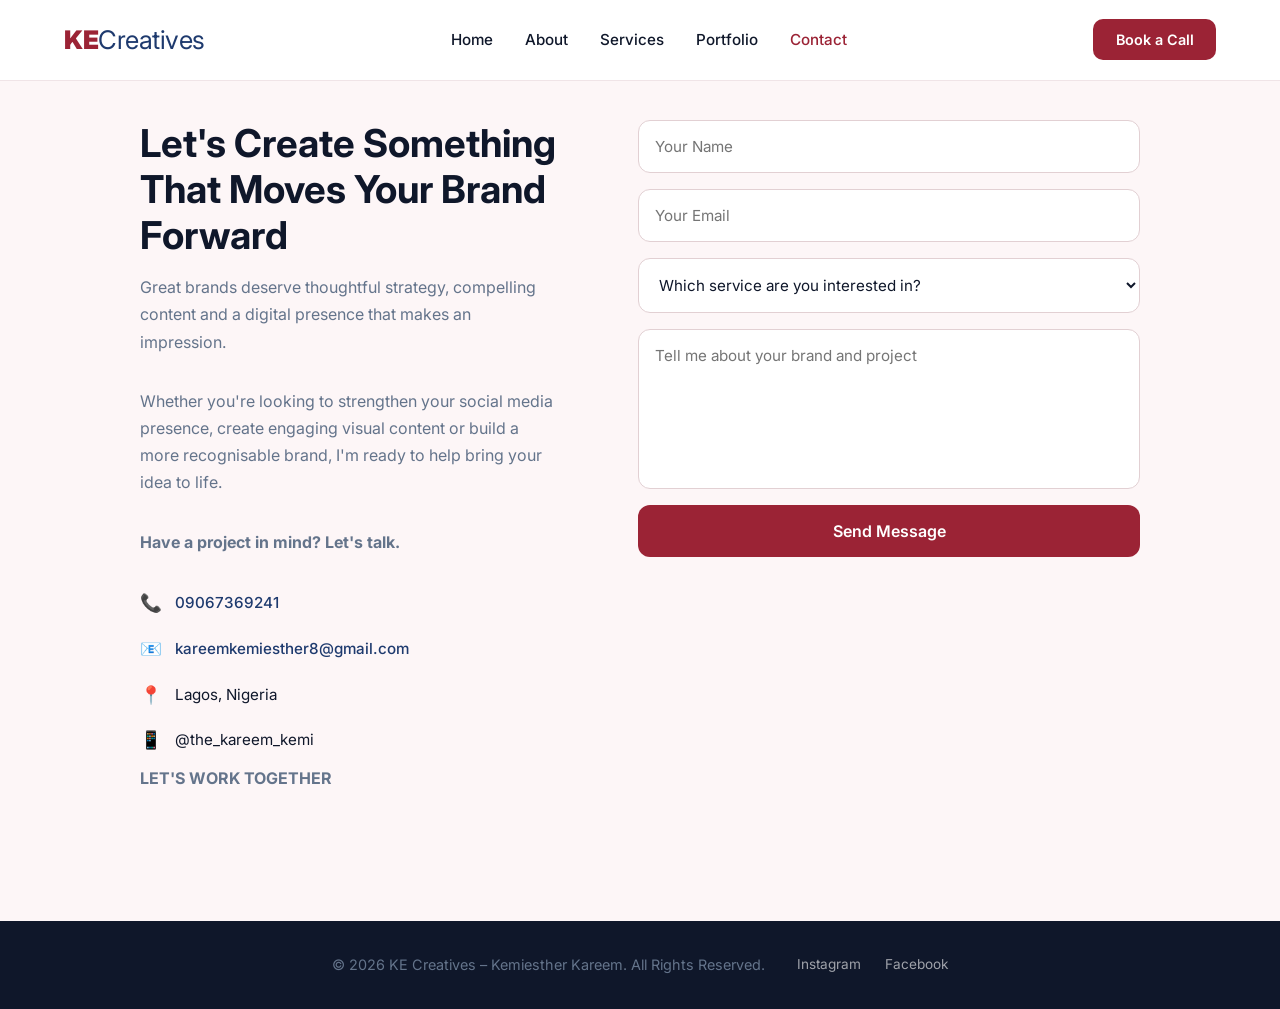
<file: contact.html>
<!DOCTYPE html>
<html lang="en">

<head>
    <meta charset="UTF-8">
    <meta name="viewport" content="width=device-width, initial-scale=1.0">
    <title>Contact – KE Creatives</title>
    <link rel="stylesheet" href="./css/base.css">
    <link rel="stylesheet" href="./css/layout.css">
    <link rel="stylesheet" href="./css/contact.css">
</head>

<body>

    <!-- NAVBAR -->
    <nav>
        <div class="container nav-container">
            <div class="logo">KE<span>Creatives</span></div>
            <ul id="navLinks" class="sidebar">
                <li><a href="index.html">Home</a></li>
                <li><a href="about.html">About</a></li>
                <li><a href="services.html">Services</a></li>
                <li><a href="portfolio.html">Portfolio</a></li>
                <li><a href="contact.html" class="active">Contact</a></li>
            </ul>
            <div id="menuBtn">
                <button id="menuToggle">
                    <span></span>
                    <span></span>
                    <span></span>
                </button>
            </div>
            <div class="nav-actions">
                <a href="contact.html" class="nav-btn">Book a Call</a>
            </div>
        </div>
    </nav>

    <!-- CONTACT -->
    <section class="contact page-top" id="contact">
        <div class="contact-inner">
            <div class="contact-text">
                <h2>Let's Create Something That Moves Your Brand Forward</h2>
                <p>Great brands deserve thoughtful strategy, compelling content and a digital presence that makes an impression.</p>
                <p>Whether you're looking to strengthen your social media presence, create engaging visual content or build a more recognisable brand, I'm ready to help bring your idea to life.</p>
                <p><b>Have a project in mind? Let's talk.</b></p>
                <div class="contact-details">
                    <div><span>📞</span> <a href="tel:09067369241">09067369241</a></div>
                    <div><span>📧</span> <a href="mailto:kareemkemiesther8@gmail.com">kareemkemiesther8@gmail.com</a>
                    </div>
                    <div><span>📍</span> Lagos, Nigeria</div>
                    <div><span>📱</span> @the_kareem_kemi</div>
                </div>
                <p style="padding-top: 10px;"><b>LET'S WORK TOGETHER</b></p>
            </div>

            <form action="https://formsubmit.co/kareemkemiesther8@gmail.com" method="POST">
                <input type="text" name="name" placeholder="Your Name" required>
                <input type="email" name="email" placeholder="Your Email" required>
                <select name="service">
                    <option value="" disabled selected>Which service are you interested in?</option>
                    <option>Social Media Management & Strategy</option>
                    <option>Content Creation</option>
                    <option>Video Shooting & Editing</option>
                    <option>Graphic Design & Marketing Materials</option>
                    <option>Brand Identity & Visual Design</option>
                    <option>Full-Service Digital Content</option>
                    <option>Other / Let's Discuss</option>
                </select>
                <textarea name="message" placeholder="Tell me about your brand and project" required></textarea>
                <input type="hidden" name="_subject" value="New Inquiry – KE Creatives Portfolio">
                <input type="hidden" name="_captcha" value="false">
                <button type="submit">Send Message</button>
                <input type="hidden" name="_next" value="https://ke-creative.vercel.app/thank-you.html">
            </form>
        </div>
    </section>

    <footer>
        <p>© 2026 KE Creatives – Kemiesther Kareem. All Rights Reserved.</p>
        <div class="footer-links">
            <a href="https://instagram.com/the_kareem_kemi" target="_blank">Instagram</a>
            <a href="https://facebook.com/the_kareem_kemi" target="_blank">Facebook</a>
        </div>
    </footer>

    <script src="./js/main.js" defer></script>
    <script src="./js/contact.js" defer></script>
</body>

</html>
</file>
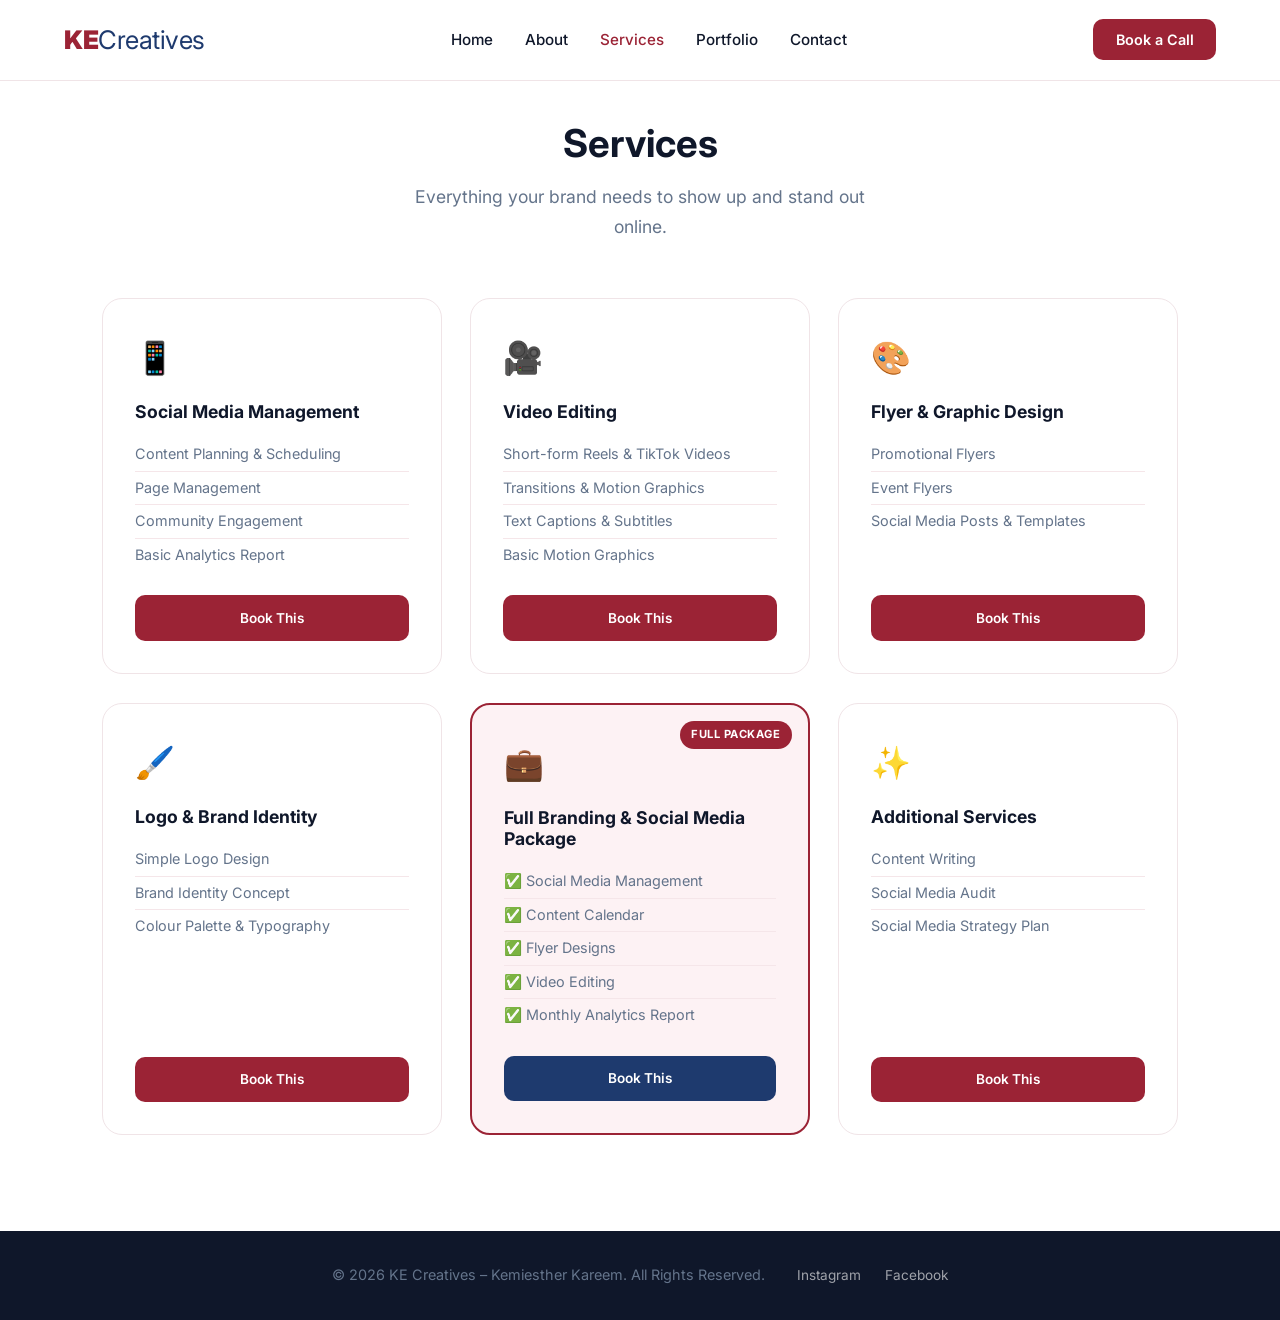
<file: services.html>
<!DOCTYPE html>
<html lang="en">

<head>
    <meta charset="UTF-8">
    <meta name="viewport" content="width=device-width, initial-scale=1.0">
    <title>Services – KE Creatives</title>
    <link rel="stylesheet" href="./css/base.css">
    <link rel="stylesheet" href="./css/layout.css">
    <link rel="stylesheet" href="./css/services.css">
</head>

<body>

    <!-- NAVBAR -->
    <nav>
        <div class="container nav-container">
            <div class="logo">KE<span>Creatives</span></div>
            <ul id="navLinks" class="sidebar">
                <li><a href="index.html">Home</a></li>
                <li><a href="about.html">About</a></li>
                <li><a href="services.html" class="active">Services</a></li>
                <li><a href="portfolio.html">Portfolio</a></li>
                <li><a href="contact.html">Contact</a></li>
            </ul>
            <div id="menuBtn">
                <button id="menuToggle">
                    <span></span>
                    <span></span>
                    <span></span>
                </button>
            </div>
            <div class="nav-actions">
                <a href="contact.html" class="nav-btn">Book a Call</a>
            </div>
        </div>
    </nav>

    <!-- SERVICES -->
    <section class="services page-top" id="services">
        <div class="section-header">
            <h2>Services </h2>
            <p>Everything your brand needs to show up and stand out online.</p>
        </div>

        <div class="services-grid">

            <div class="service-card">
                <div class="service-icon">📱</div>
                <h3>Social Media Management</h3>
                <ul>
                    <li>Content Planning & Scheduling</li>
                    <li>Page Management</li>
                    <li>Community Engagement</li>
                    <li>Basic Analytics Report</li>
                </ul>
                <a href="contact.html?service=Social%20Media%20Management%20%26%20Strategy" class="service-btn">Book This</a>
            </div>

            <div class="service-card">
                <div class="service-icon">🎥</div>
                <h3>Video Editing</h3>
                <ul>
                    <li>Short-form Reels & TikTok Videos</li>
                    <li>Transitions & Motion Graphics</li>
                    <li>Text Captions & Subtitles</li>
                    <li>Basic Motion Graphics</li>
                </ul>
                <a href="contact.html?service=Video%20Shooting%20%26%20Editing" class="service-btn">Book This</a>
            </div>

            <div class="service-card">
                <div class="service-icon">🎨</div>
                <h3>Flyer & Graphic Design</h3>
                <ul>
                    <li>Promotional Flyers</li>
                    <li>Event Flyers</li>
                    <li>Social Media Posts & Templates</li>
                </ul>
                <a href="contact.html?service=Graphic%20Design%20%26%20Marketing%20Materials" class="service-btn">Book This</a>
            </div>

            <div class="service-card">
                <div class="service-icon">🖌️</div>
                <h3>Logo & Brand Identity</h3>
                <ul>
                    <li>Simple Logo Design</li>
                    <li>Brand Identity Concept</li>
                    <li>Colour Palette & Typography</li>
                </ul>
                <a href="contact.html?service=Brand%20Identity%20%26%20Visual%20Design" class="service-btn">Book This</a>
            </div>

            <div class="service-card featured">
                <div class="featured-badge">Full Package</div>
                <div class="service-icon">💼</div>
                <h3>Full Branding & Social Media Package</h3>
                <ul>
                    <li>✅ Social Media Management</li>
                    <li>✅ Content Calendar</li>
                    <li>✅ Flyer Designs</li>
                    <li>✅ Video Editing</li>
                    <li>✅ Monthly Analytics Report</li>
                </ul>
                <a href="contact.html?service=Full-Service%20Digital%20Content" class="service-btn">Book This</a>
            </div>

            <div class="service-card">
                <div class="service-icon">✨</div>
                <h3>Additional Services</h3>
                <ul>
                    <li>Content Writing </li>
                    <li>Social Media Audit </li>
                    <li>Social Media Strategy Plan </li>
                </ul>
                <a href="contact.html?service=Other%20%2F%20Let%27s%20Discuss" class="service-btn">Book This</a>
            </div>

        </div>
    </section>

    <footer>
        <p>© 2026 KE Creatives – Kemiesther Kareem. All Rights Reserved.</p>
        <div class="footer-links">
            <a href="https://instagram.com/the_kareem_kemi" target="_blank">Instagram</a>
            <a href="https://facebook.com/the_kareem_kemi" target="_blank">Facebook</a>
        </div>
    </footer>

    <script src="./js/main.js" defer></script>
</body>

</html>
</file>
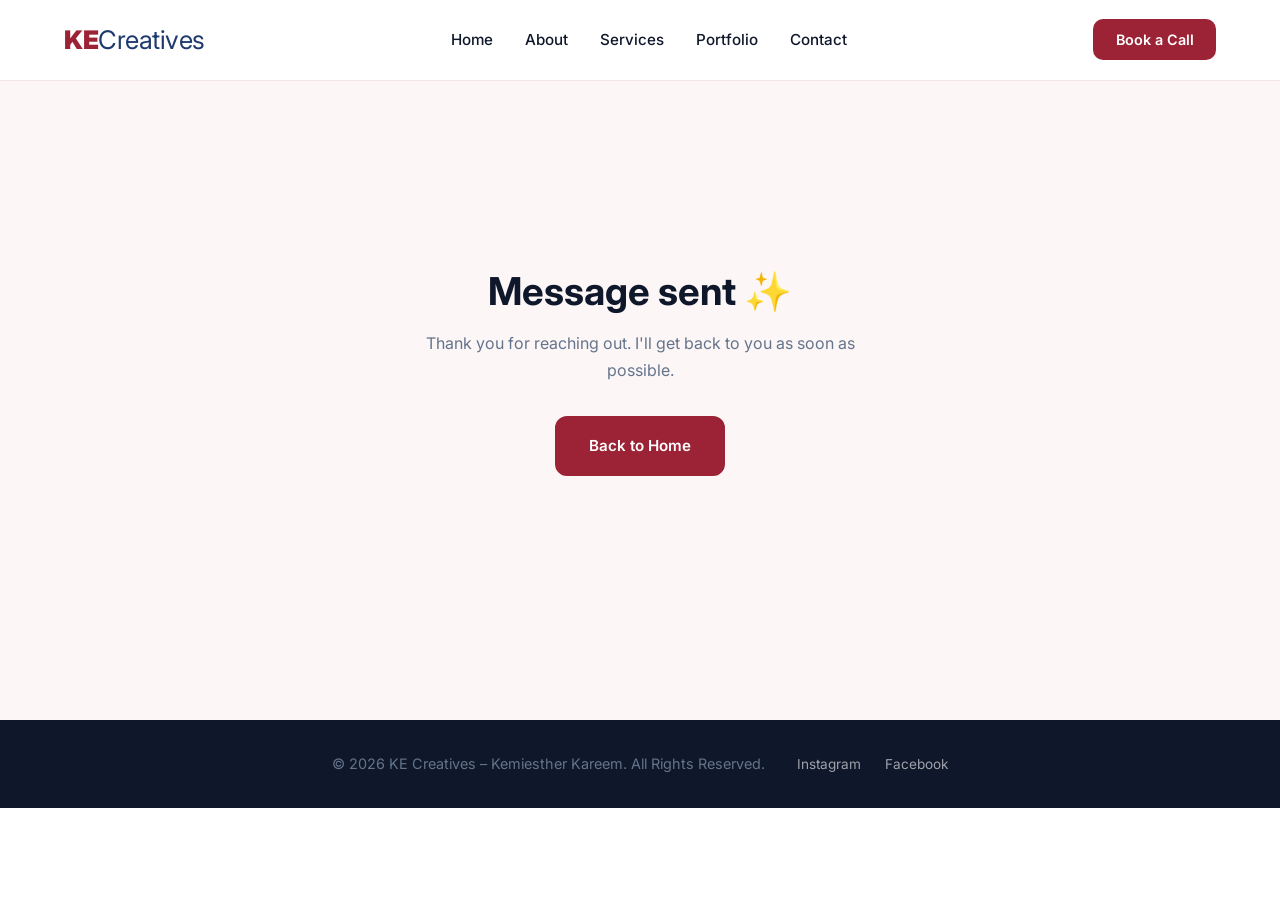
<file: thank-you.html>
<!DOCTYPE html>
<html lang="en">

<head>
    <meta charset="UTF-8">
    <meta name="viewport" content="width=device-width, initial-scale=1.0">
    <title>Thank You – KE Creatives</title>
    <link rel="stylesheet" href="./css/base.css">
    <link rel="stylesheet" href="./css/layout.css">
    <link rel="stylesheet" href="./css/contact.css">
</head>

<body>

    <nav>
        <div class="container nav-container">
            <div class="logo">KE<span>Creatives</span></div>
            <ul id="navLinks" class="sidebar">
                <li><a href="index.html">Home</a></li>
                <li><a href="about.html">About</a></li>
                <li><a href="services.html">Services</a></li>
                <li><a href="portfolio.html">Portfolio</a></li>
                <li><a href="contact.html">Contact</a></li>
            </ul>
            <div id="menuBtn">
                <button id="menuToggle"><span></span><span></span><span></span></button>
            </div>
            <div class="nav-actions">
                <a href="contact.html" class="nav-btn">Book a Call</a>
            </div>
        </div>
    </nav>

    <section class="contact page-top"
        style="min-height: 80vh; display: flex; flex-direction: column; align-items: center; justify-content: center; text-align: center;">
        <h2>Message sent ✨</h2>
        <p style="max-width: 460px; margin-bottom: 2rem;">Thank you for reaching out. I'll get back to you as soon as
            possible.</p>
        <a href="index.html" class="btn-primary">Back to Home</a>
    </section>

    <footer>
        <p>© 2026 KE Creatives – Kemiesther Kareem. All Rights Reserved.</p>
        <div class="footer-links">
            <a href="https://instagram.com/the_kareem_kemi" target="_blank">Instagram</a>
            <a href="https://facebook.com/the_kareem_kemi" target="_blank">Facebook</a>
        </div>
    </footer>

    <script src="./js/main.js" defer></script>
    <script src="./js/contact.js" defer></script>
</body>

</html>
</file>
<file: css/base.css>
@import url('https://fonts.googleapis.com/css2?family=Inter:wght@300;400;500;600;700;800;900&display=swap');

:root {
    --bg: #ffffff;
    --text: #0f172a;
    --muted: #64748b;
    --card: #f8fafc;

    --primary: #9b2335;
    --primary-dark: #7a1928;
    --primary-light: #fdf2f4;
    --primary-mid: #c94057;

    --accent: #1e3a6e;
    --accent-mid: #2c5282;
    --accent-light: #ebf0fb;

    --surface: #fdf6f7;
}

*,
*::before,
*::after {
    margin: 0;
    padding: 0;
    box-sizing: border-box;
    text-decoration: none;
    list-style: none;
}

html { scroll-behavior: smooth; }

body {
    font-family: 'Inter', sans-serif;
    background: var(--bg);
    color: var(--text);
    line-height: 1.7;
}

img { width: 100%; display: block; }

section { padding: 6rem 8%; }

h1, h2, h3, h4 { line-height: 1.2; }

h2 {
    font-size: 2.4rem;
    margin-bottom: 1rem;
}

p { color: var(--muted); }

.section-header {
    text-align: center;
    margin-bottom: 3.5rem;
}

.section-header p {
    font-size: 1.1rem;
    max-width: 500px;
    margin: auto;
}

/* ---- Buttons ---- */
.btn-primary,
.btn-secondary {
    padding: 0.95rem 2rem;
    border-radius: 12px;
    font-weight: 600;
    font-size: 0.95rem;
    transition: 0.3s;
    cursor: pointer;
}

.btn-primary {
    background: var(--primary);
    color: white;
    border: 2px solid var(--primary);
}

.btn-primary:hover {
    background: var(--primary-dark);
    border-color: var(--primary-dark);
}

.btn-secondary {
    background: transparent;
    color: var(--accent);
    border: 2px solid var(--accent);
}

.btn-secondary:hover {
    background: var(--accent);
    color: white;
}

/* ---- Eyebrow label ---- */
.eyebrow {
    display: inline-block;
    background: var(--primary-light);
    color: var(--primary);
    font-size: 0.75rem;
    font-weight: 700;
    letter-spacing: 1px;
    text-transform: uppercase;
    padding: 0.4rem 1rem;
    border-radius: 50px;
    margin-bottom: 1rem;
}

.eyebrow.light {
    background: rgba(255, 255, 255, 0.12);
    color: white;
}

/* ---- Scroll reveal (only active when JS runs) ---- */
.js .reveal {
    opacity: 0;
    transform: translateY(28px);
    transition: opacity 0.7s ease, transform 0.7s ease;
}

.js .reveal.in {
    opacity: 1;
    transform: none;
}

/* ---- Responsive ---- */
@media (max-width: 768px) {
    h2 { font-size: 2rem; }
    section { padding: 5rem 6%; }
}
</file>
<file: css/layout.css>
/* =========================
   NAVBAR
========================= */
nav {
    width: 100%;
    position: fixed;
    top: 0;
    left: 0;
    background: rgba(255, 255, 255, 0.97);
    backdrop-filter: blur(12px);
    z-index: 1000;
    border-bottom: 1px solid #f0e4e7;
}

.nav-container {
    width: 90%;
    max-width: 1200px;
    margin: auto;
    height: 80px;
    display: flex;
    align-items: center;
    justify-content: space-between;
}

.logo {
    font-size: 1.6rem;
    font-weight: 900;
    color: var(--primary);
    letter-spacing: -0.5px;
}

.logo span {
    color: var(--accent);
    font-weight: 400;
}

nav ul {
    display: flex;
    gap: 2rem;
}

nav ul a {
    color: var(--text);
    font-weight: 500;
    font-size: 0.95rem;
    transition: color 0.3s;
}

nav ul a:hover,
nav ul a.active { color: var(--primary); }

/* First section on inner pages needs extra top space to clear the fixed navbar */
.page-top { padding-top: 120px; }

.nav-btn {
    background: var(--primary);
    color: white;
    padding: 0.75rem 1.4rem;
    border-radius: 10px;
    font-weight: 600;
    font-size: 0.9rem;
    transition: 0.3s;
}

.nav-btn:hover { background: var(--primary-dark); }

#menuBtn { display: none; }

#menuToggle {
    width: 40px;
    height: 40px;
    border: none;
    background: none;
    cursor: pointer;
    display: flex;
    flex-direction: column;
    justify-content: center;
    gap: 6px;
}

#menuToggle span {
    width: 28px;
    height: 3px;
    background: var(--text);
    border-radius: 10px;
    transition: all 0.3s ease;
}

#menuToggle.active span:nth-child(1) { transform: translateY(9px) rotate(45deg); }
#menuToggle.active span:nth-child(2) { opacity: 0; }
#menuToggle.active span:nth-child(3) { transform: translateY(-9px) rotate(-45deg); }

/* =========================
   FOOTER
========================= */
footer {
    text-align: center;
    padding: 2rem;
    background: var(--text);
    color: rgba(255, 255, 255, 0.8);
    display: flex;
    justify-content: center;
    align-items: center;
    gap: 2rem;
    flex-wrap: wrap;
    font-size: 0.9rem;
}

.footer-links {
    display: flex;
    gap: 1.5rem;
}

.footer-links a {
    color: rgba(255, 255, 255, 0.6);
    font-size: 0.85rem;
    transition: color 0.3s;
}

.footer-links a:hover { color: var(--primary-mid); }

/* =========================
   RESPONSIVE
========================= */
@media (max-width: 768px) {
    nav ul {
        position: absolute;
        top: 80px;
        left: 0;
        width: 100%;
        background: white;
        flex-direction: column;
        opacity: 0;
        visibility: hidden;
        transition: all 0.35s ease;
        box-shadow: 0 10px 30px rgba(0, 0, 0, 0.08);
        padding: 0.5rem 0;
    }

    nav ul.active {
        opacity: 1;
        visibility: visible;
    }

    nav ul li { width: 100%; text-align: center; }
    nav ul li a { display: block; padding: 1rem; }

    #menuBtn { display: block; }
    .nav-actions { display: none; }
}
</file>
<file: css/contact.css>
.contact { background: var(--surface); }

.contact-inner {
    max-width: 1000px;
    margin: auto;
    display: grid;
    grid-template-columns: 1fr 1.2fr;
    gap: 5rem;
    align-items: start;
}

.contact-text h2 {
    text-align: left;
    margin-bottom: 1rem;
    color: var(--text);
}

.contact-text > p {
    font-size: 1rem;
    margin-bottom: 2rem;
}

.contact-details {
    display: flex;
    flex-direction: column;
    gap: 1rem;
}

.contact-details div {
    display: flex;
    align-items: center;
    gap: 0.8rem;
    font-size: 0.95rem;
}

.contact-details span { font-size: 1.1rem; }

.contact-details a {
    color: var(--accent);
    font-weight: 500;
    transition: color 0.3s;
}

.contact-details a:hover { color: var(--primary); }

form {
    display: flex;
    flex-direction: column;
    gap: 1rem;
}

input,
textarea,
select {
    width: 100%;
    padding: 1rem;
    border: 1.5px solid #e2d0d3;
    border-radius: 12px;
    outline: none;
    font-size: 0.95rem;
    font-family: 'Inter', sans-serif;
    background: white;
    color: var(--text);
    transition: border-color 0.3s;
}

input:focus,
textarea:focus,
select:focus { border-color: var(--primary); }

textarea {
    min-height: 160px;
    resize: none;
}

form button {
    background: var(--primary);
    color: white;
    border: none;
    padding: 1rem;
    border-radius: 12px;
    cursor: pointer;
    font-size: 1rem;
    font-weight: 600;
    font-family: 'Inter', sans-serif;
    transition: 0.3s;
}

form button:hover { background: var(--primary-dark); }

@media (max-width: 992px) {
    .contact-inner { grid-template-columns: 1fr; gap: 3rem; }
    .contact-text h2 { text-align: center; }
    .contact-details { align-items: center; }
}
</file>
<file: css/services.css>
.services-grid {
    max-width: 1100px;
    margin: auto;
    display: grid;
    grid-template-columns: repeat(3, 1fr);
    gap: 1.8rem;
}

.service-card {
    background: white;
    border-radius: 20px;
    padding: 2rem;
    border: 1px solid #f0e4e7;
    transition: 0.3s;
    position: relative;
    overflow: hidden;
    display: flex;
    flex-direction: column;
}

.service-card:hover {
    transform: translateY(-8px);
    box-shadow: 0 20px 50px rgba(155, 35, 53, 0.12);
    border-color: var(--primary-mid);
}

.service-card.featured {
    border: 2px solid var(--primary);
    background: var(--primary-light);
}

.featured-badge {
    position: absolute;
    top: 1rem;
    right: 1rem;
    background: var(--primary);
    color: white;
    font-size: 0.7rem;
    font-weight: 700;
    padding: 0.3rem 0.7rem;
    border-radius: 50px;
    text-transform: uppercase;
    letter-spacing: 0.5px;
}

.service-icon {
    font-size: 2rem;
    margin-bottom: 1rem;
}

.service-card h3 {
    font-size: 1.1rem;
    font-weight: 700;
    color: var(--text);
    margin-bottom: 1rem;
}

.service-card ul {
    margin-bottom: 1.5rem;
    flex: 1;
}

.service-card ul li {
    color: var(--muted);
    font-size: 0.9rem;
    padding: 0.25rem 0;
    border-bottom: 1px solid #f5e6e9;
}

.service-card ul li:last-child { border-bottom: none; }

.service-btn {
    margin-top: auto;
    display: inline-block;
    text-align: center;
    background: var(--primary);
    color: white;
    padding: 0.7rem 1.2rem;
    border-radius: 10px;
    font-weight: 600;
    font-size: 0.85rem;
    transition: background 0.3s;
}

.service-btn:hover { background: var(--primary-dark); }

.service-card.featured .service-btn { background: var(--accent); }
.service-card.featured .service-btn:hover { background: var(--accent-mid); }

@media (max-width: 992px) {
    .services-grid { grid-template-columns: repeat(2, 1fr); }
}

@media (max-width: 768px) {
    .services-grid { grid-template-columns: 1fr; }
}
</file>
